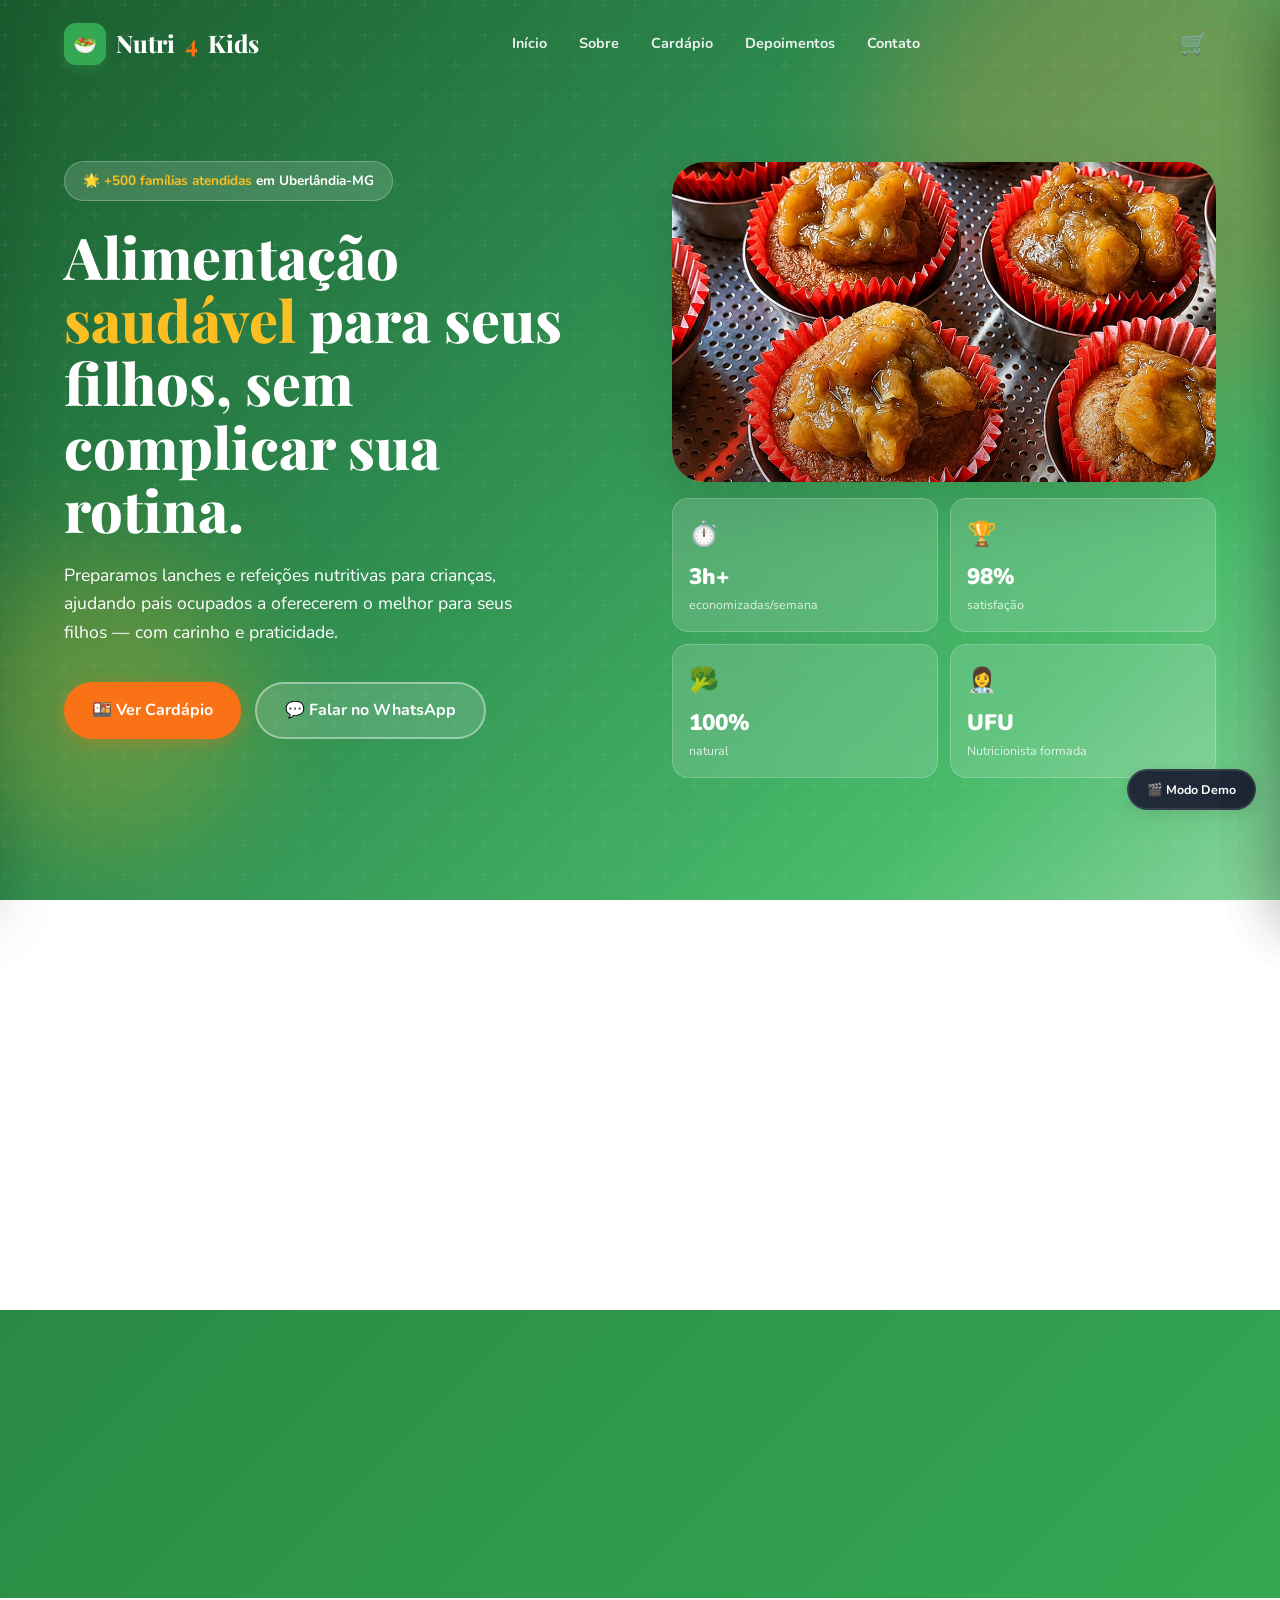
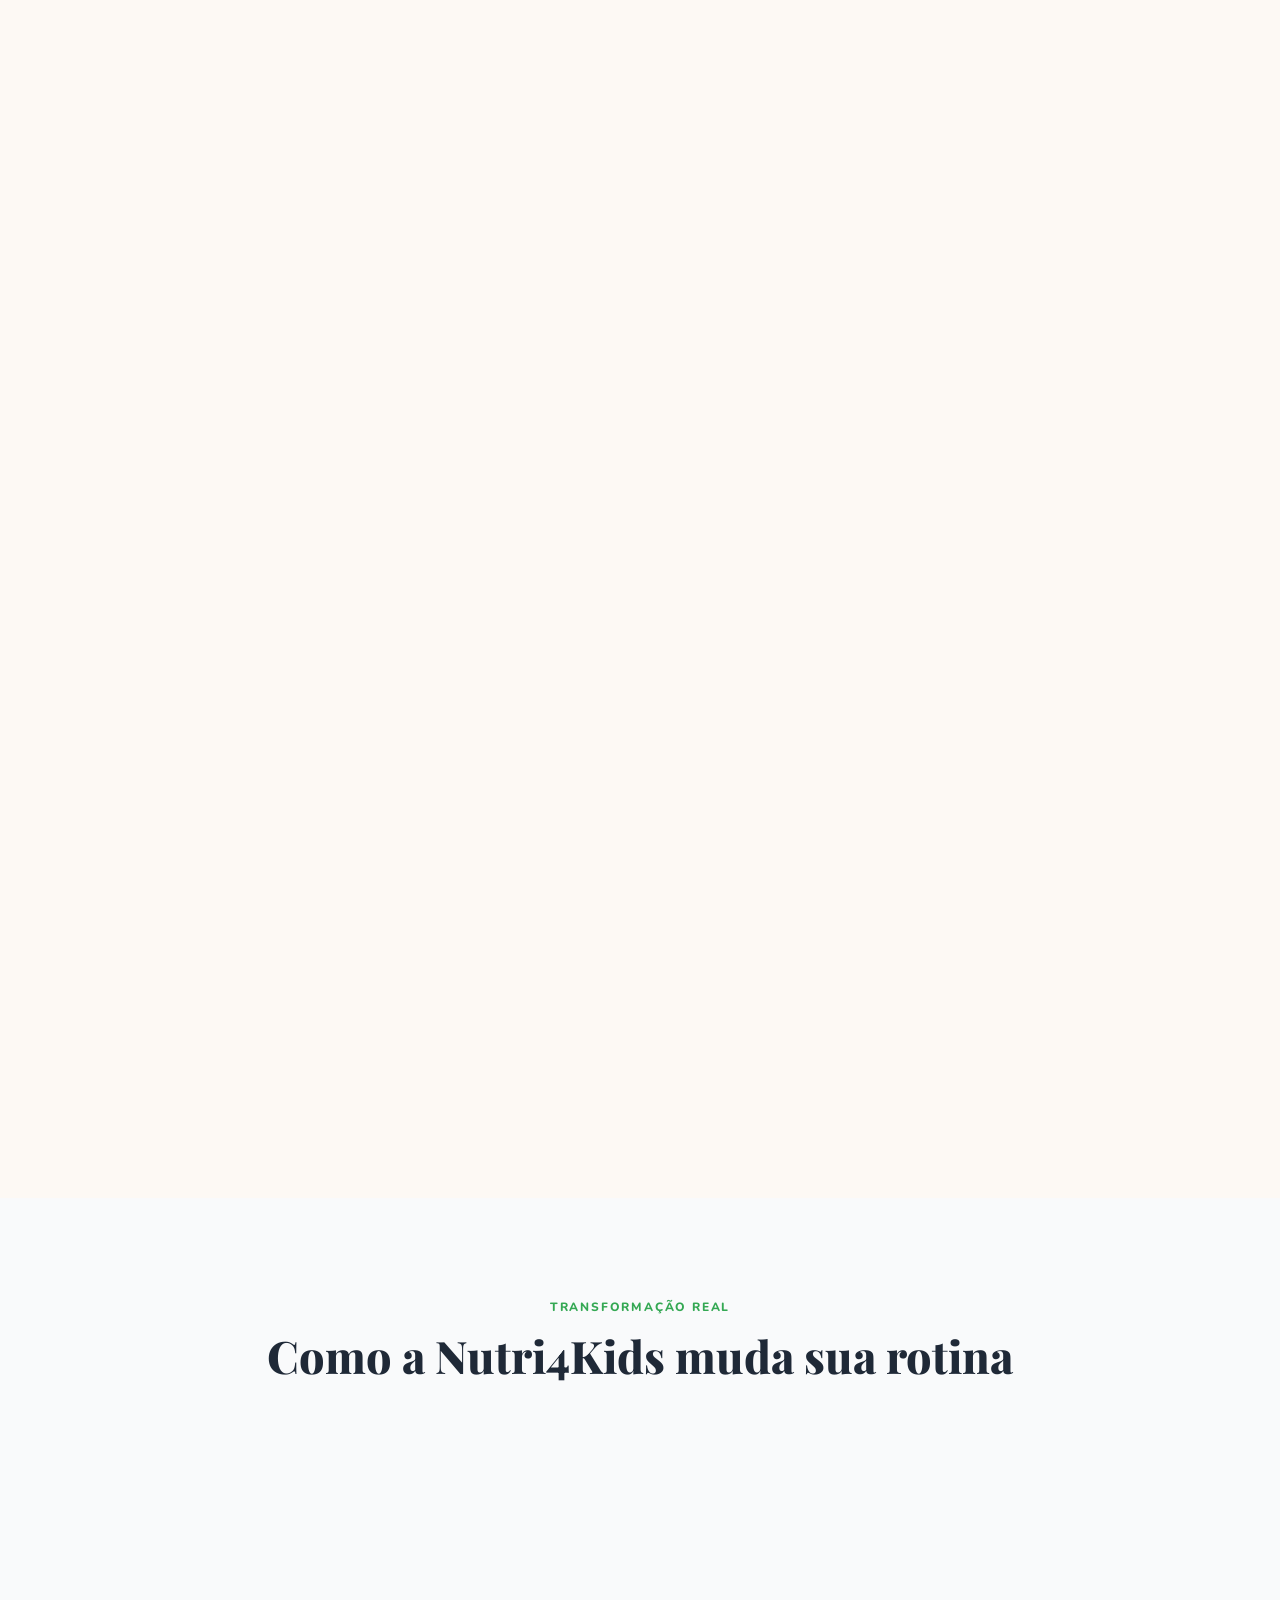
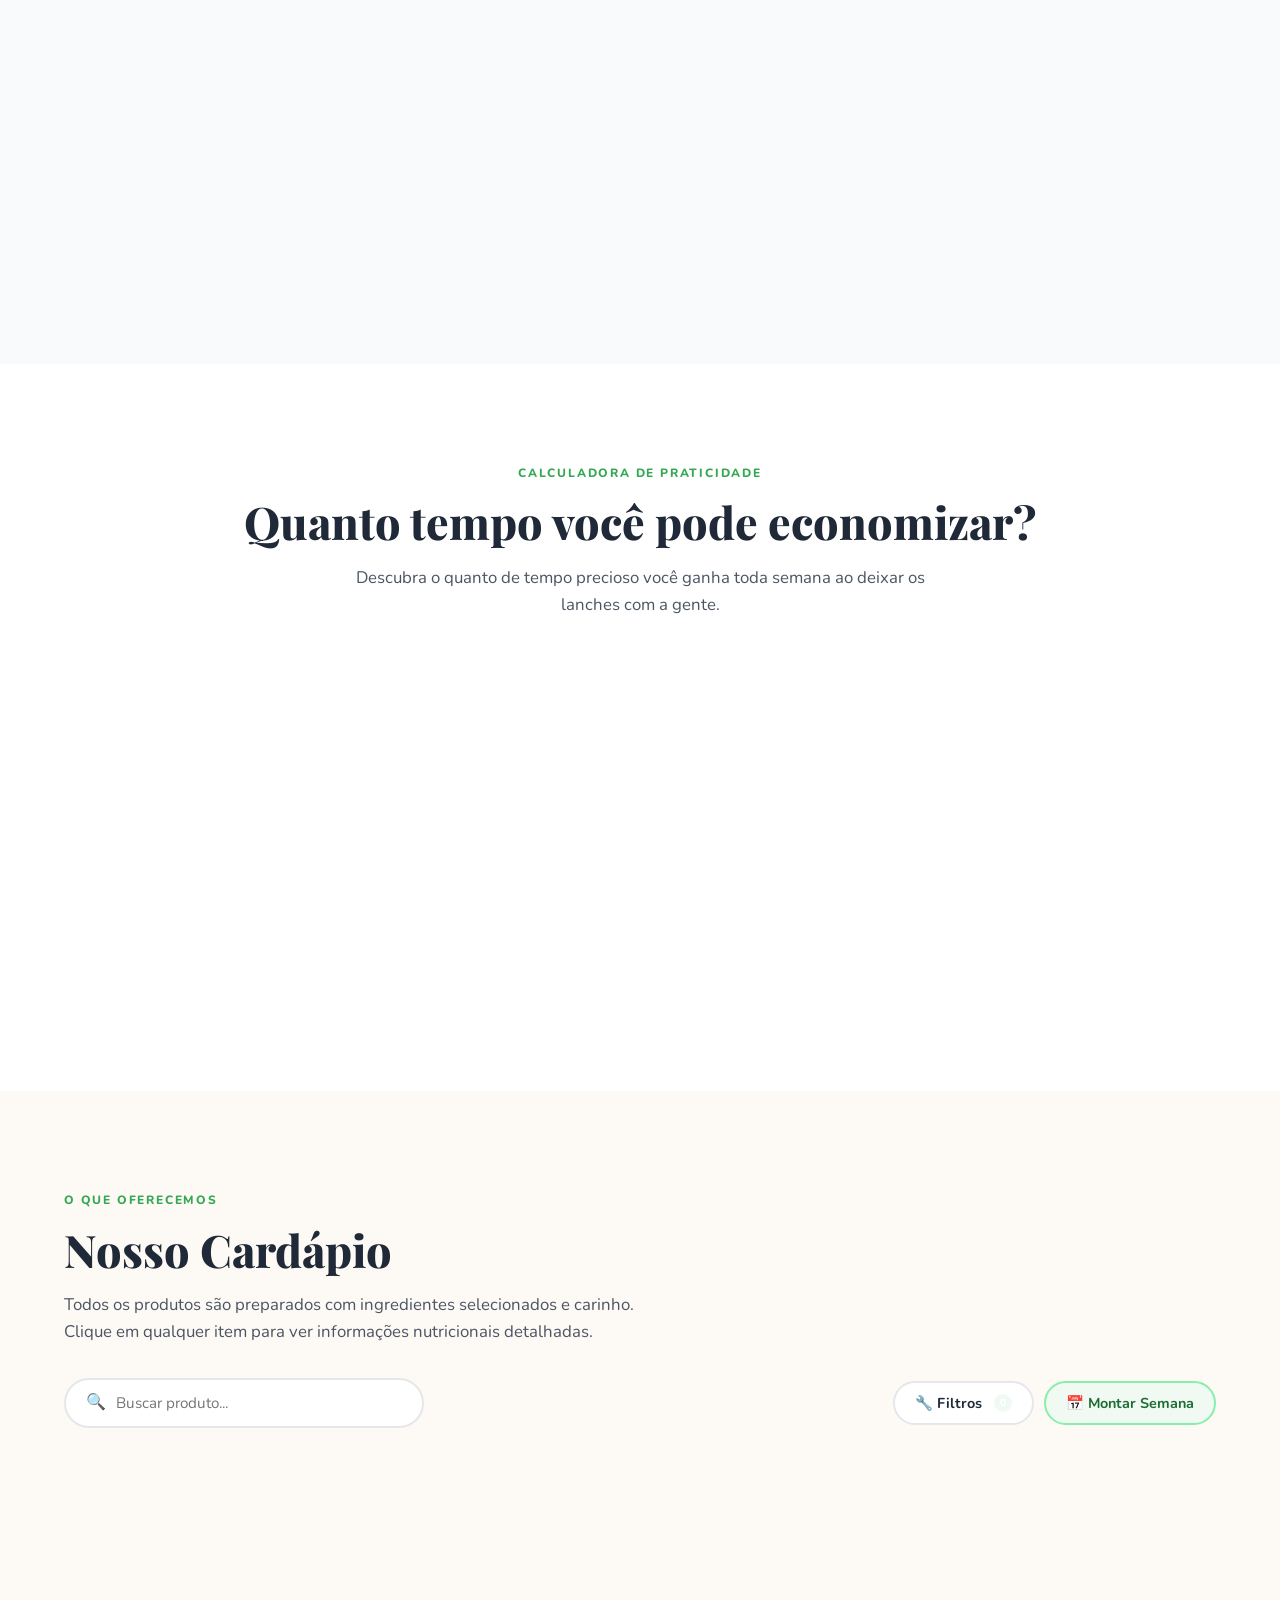
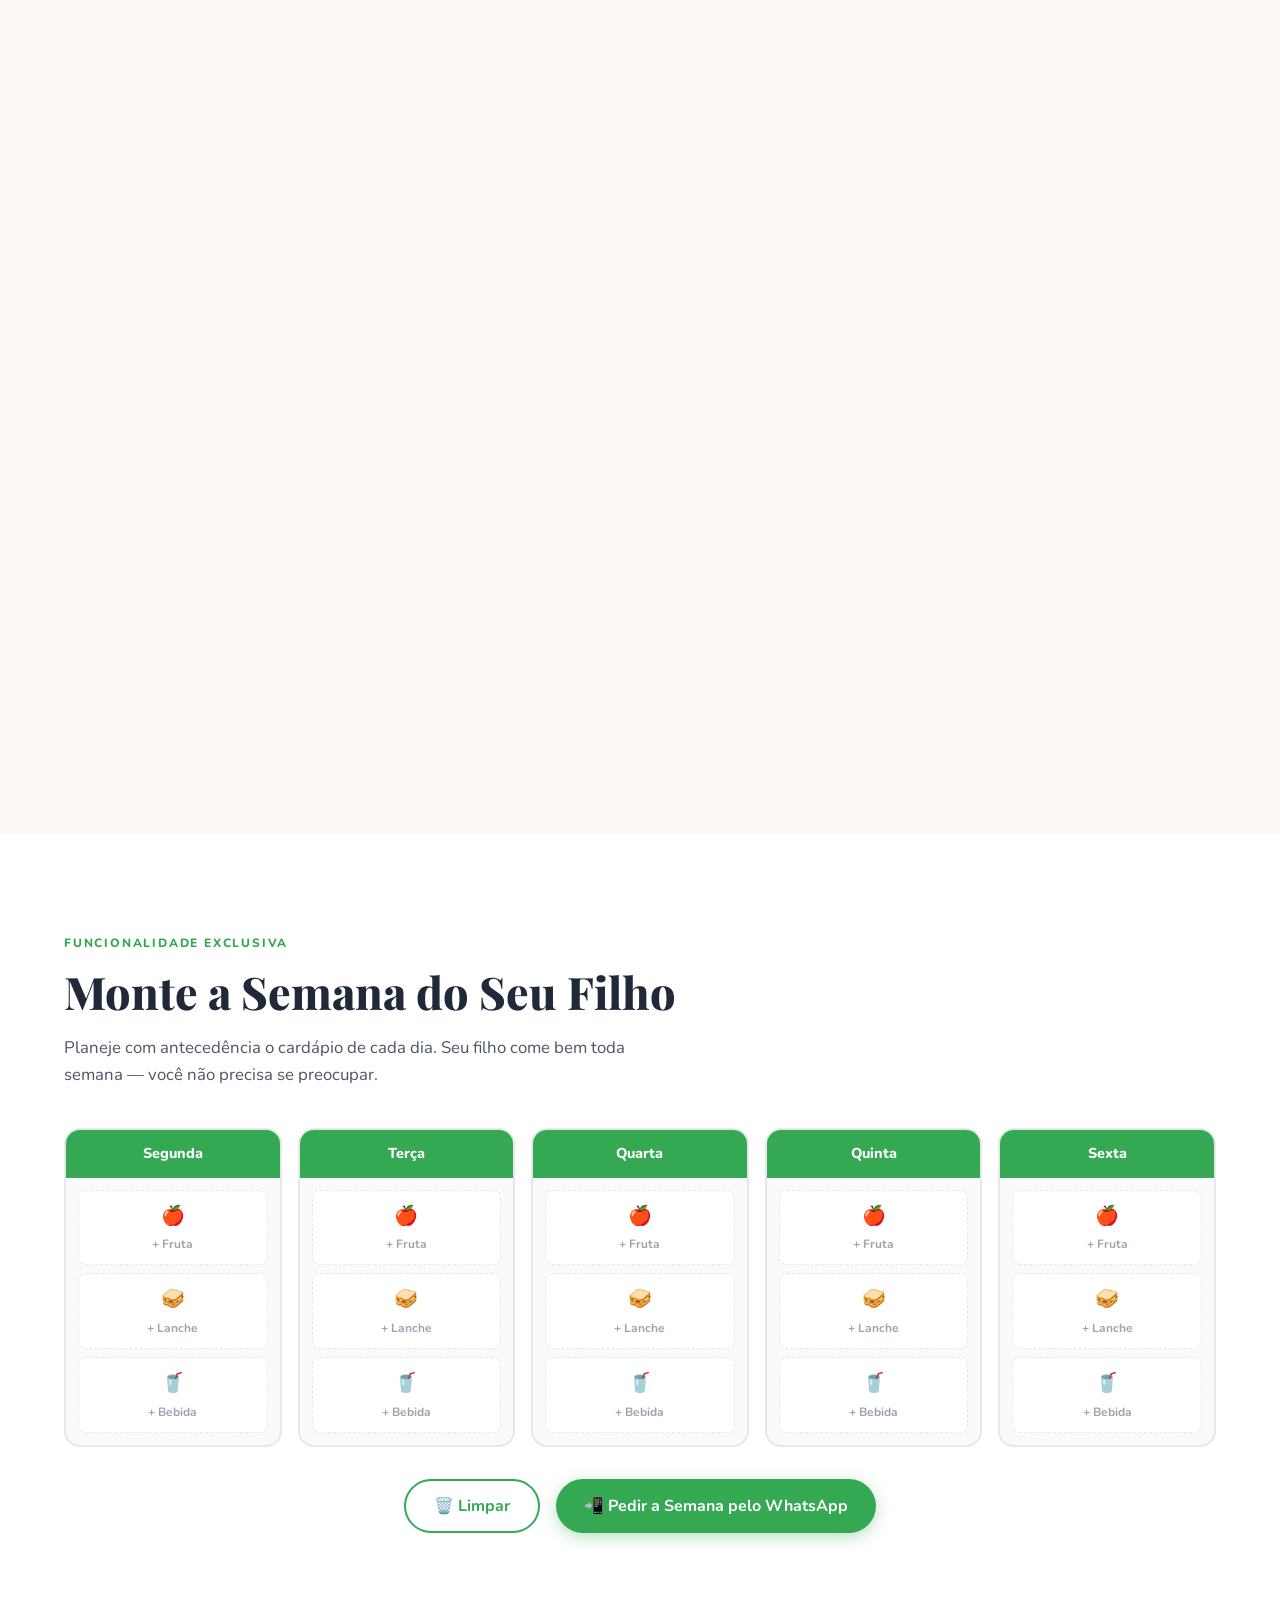
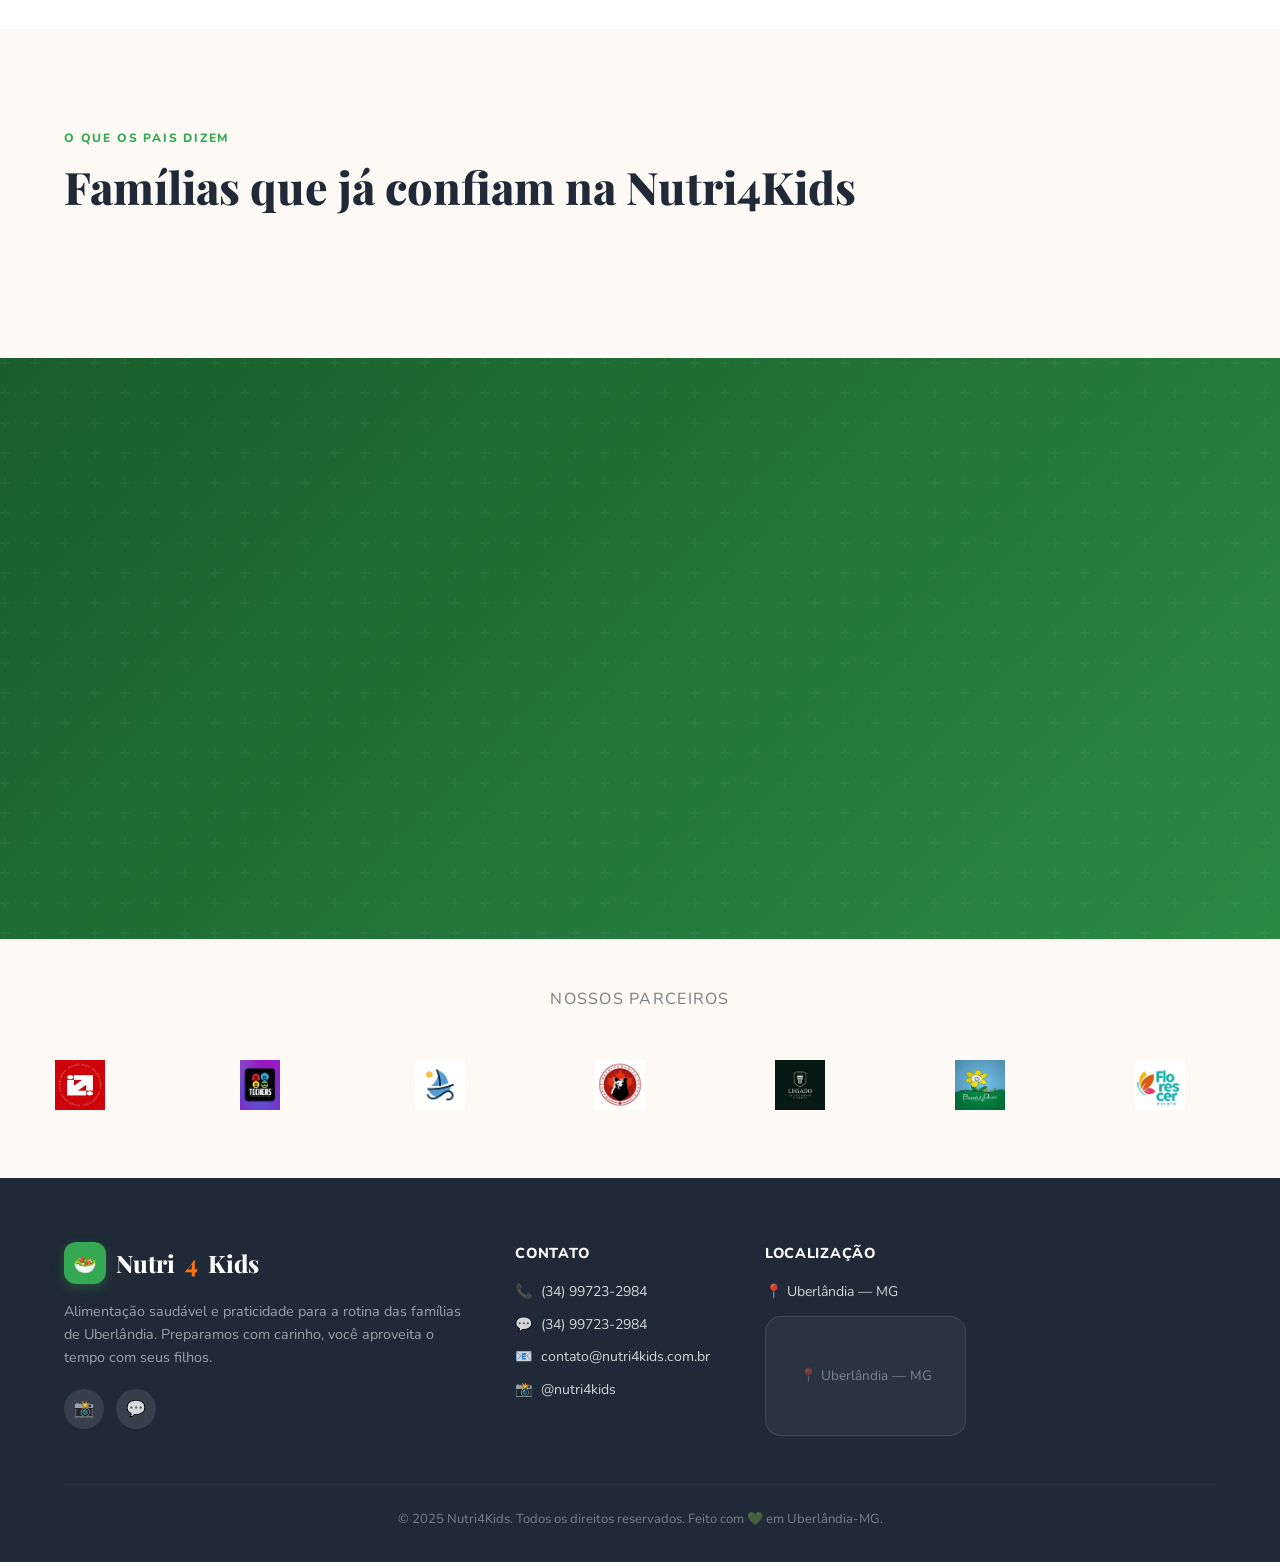
<file: nutri4kids.html>
<!DOCTYPE html>
<html lang="pt-BR">
<head>
<meta charset="UTF-8">
<meta name="viewport" content="width=device-width, initial-scale=1.0">
<title>Nutri4Kids — Alimentação saudável para seus filhos</title>
<link rel="stylesheet" href="style.css">
<link rel="preconnect" href="https://fonts.googleapis.com">
<link href="https://fonts.googleapis.com/css2?family=Nunito:ital,wght@0,400;0,600;0,700;0,800;0,900;1,400&family=Playfair+Display:wght@700;800&display=swap" rel="stylesheet">

<!-- AJUSTE RÁPIDO DE CSS PARA AS NOVAS IMAGENS -->
<style>
  /* Garante que a imagem no card do produto fique centralizada e preencha o espaço corretamente */
  .product-img img {
    max-width: 100%;
    max-height: 120px; /* Ajuste essa altura conforme necessário para o seu layout */
    object-fit: contain; /* Garante que a imagem não seja cortada ou distorcida */
    display: block;
  }
  
  /* Ajuste para imagem no detalhe nutricional */
  .nutri-header img {
    max-width: 100px;
    height: auto;
    margin-bottom: 15px;
  }

  /* Ajuste para imagem no carrinho e semana */
  .cart-item-img img, .slot-icon img, .slot-item-icon img {
    width: 100%;
    height: 100%;
    object-fit: cover;
    border-radius: 8px;
  }
</style>

</head>
<body>

<!-- ============================================================
     HEADER
     ============================================================ -->
<header id="header">
  <div class="container">
    <div class="header-inner">
      <a href="#" class="logo">
        <div class="logo-icon">🥗</div>
        Nutri<span>4</span>Kids
      </a>
      <nav>
        <a href="#inicio">Início</a>
        <a href="#sobre">Sobre</a>
        <a href="#cardapio">Cardápio</a>
        <a href="#depoimentos">Depoimentos</a>
        <a href="#contato">Contato</a>
      </nav>
      <div style="display:flex;align-items:center;gap:12px;">
        <button class="cart-btn" onclick="openDrawer('cart')" aria-label="Abrir carrinho">
          🛒
          <span class="cart-count" id="cart-count">0</span>
        </button>
        <div class="hamburger" onclick="toggleMobileMenu()" aria-label="Menu">
          <span></span><span></span><span></span>
        </div>
      </div>
    </div>
  </div>
</header>

<!-- ============================================================
     HERO
     ============================================================ -->
<section id="inicio" style="position:relative;">
  <div id="hero">
    <div class="hero-blobs">
      <div class="blob blob-1"></div>
      <div class="blob blob-2"></div>
    </div>
    <div class="container">
      <div class="hero-grid">
        <div class="hero-content">
          <div class="hero-pill">🌟 <span>+500 famílias atendidas</span> em Uberlândia-MG</div>
          <h1 class="hero-title">
            Alimentação <em>saudável</em> para seus filhos, sem complicar sua rotina.
          </h1>
          <p class="hero-sub">
            Preparamos lanches e refeições nutritivas para crianças, ajudando pais ocupados a oferecerem o melhor para seus filhos — com carinho e praticidade.
          </p>
          <div class="hero-btns">
            <button class="btn btn-secondary" onclick="document.getElementById('cardapio').scrollIntoView({behavior:'smooth'})">
              🍱 Ver Cardápio
            </button>
            <a href="https://wa.me/5534997232984" target="_blank" class="btn btn-ghost">
              💬 Falar no WhatsApp
            </a>
          </div>
          <div class="hero-trust">
            
          </div>
        </div>
        <div class="hero-visual">
          <div class="hero-img-main"><img src="img/bolinho.jpeg" alt="Imagem da Bolhacha Trackinas"></div>
          <div class="hero-cards">
            <div class="hero-card">
              <div class="hero-card-icon">⏱️</div>
              <div class="hero-card-val">3h+</div>
              <div class="hero-card-lbl">economizadas/semana</div>
            </div>
            <div class="hero-card">
              <div class="hero-card-icon">🏆</div>
              <div class="hero-card-val">98%</div>
              <div class="hero-card-lbl">satisfação</div>
            </div>
            <div class="hero-card">
              <div class="hero-card-icon">🥦</div>
              <div class="hero-card-val">100%</div>
              <div class="hero-card-lbl">natural</div>
            </div>
            <div class="hero-card">
              <div class="hero-card-icon">👩‍⚕️</div>
              <div class="hero-card-val">UFU</div>
              <div class="hero-card-lbl">Nutricionista formada</div>
            </div>
          </div>
        </div>
      </div>
    </div>
  </div>
</section>

<!-- ============================================================
     DIFERENCIAIS
     ============================================================ -->
<section id="diferenciais">
  <div class="container">
    <div class="features-grid">
      <div class="feature-card fade-in">
        <div class="feature-icon">💚</div>
        <div class="feature-title">Atendimento Humanizado</div>
        <div class="feature-desc">Cuidamos de cada pedido com atenção e carinho real.</div>
      </div>
      <div class="feature-card fade-in">
        <div class="feature-icon">👩‍⚕️</div>
        <div class="feature-title">Nutricionista Especializada</div>
        <div class="feature-desc">Formada na UFU, com experiência em nutrição infantil.</div>
      </div>
      
      <div class="feature-card fade-in">
        <div class="feature-icon">🌿</div>
        <div class="feature-title">Ingredientes Selecionados</div>
        <div class="feature-desc">Só o que é fresco e de qualidade chega à sua família.</div>
      </div>
      <div class="feature-card fade-in">
        <div class="feature-icon">🥦</div>
        <div class="feature-title">Alimentação Saudável</div>
        <div class="feature-desc">Refeições balanceadas para o crescimento das crianças.</div>
      </div>
      <div class="feature-card fade-in">
        <div class="feature-icon">⚡</div>
        <div class="feature-title">Agilidade no Atendimento</div>
        <div class="feature-desc">Resposta rápida pelo WhatsApp, sempre que precisar.</div>
      </div>
    </div>
  </div>
</section>

<!-- ============================================================
     NÚMEROS
     ============================================================ -->
<section id="numeros">
  <div class="container">
    <div class="numbers-grid">
      <div class="num-card fade-in">
        <div class="num-val"><span class="counter" data-target="500">0</span><span class="num-suffix">+</span></div>
        <div class="num-label">Famílias Atendidas</div>
      </div>
      <div class="num-card fade-in">
        <div class="num-val"><span class="counter" data-target="10000">0</span><span class="num-suffix">+</span></div>
        <div class="num-label">Lanches Preparados</div>
      </div>
      <div class="num-card fade-in">
        <div class="num-val"><span class="counter" data-target="98">0</span><span class="num-suffix">%</span></div>
        <div class="num-label">Clientes Satisfeitos</div>
      </div>
      <div class="num-card fade-in">
        <div class="num-val"><span class="counter" data-target="100">0</span><span class="num-suffix">%</span></div>
        <div class="num-label">Atendimento Humanizado</div>
      </div>
    </div>
  </div>
</section>

<!-- ============================================================
     SOBRE / TIMELINE
     ============================================================ -->
<section id="sobre" class="section">
  <div class="container">
    <div class="sobre-grid">
      <div class="founder-photo fade-in">
        <div class="founder-photo-img"><img src="img/founder.jpeg" alt=""></div>
        <div class="founder-tag">
          <div class="founder-tag-icon">🎓</div>
          <div>
            <div class="founder-tag-text">Nutricionista</div>
            <div class="founder-tag-sub">Graduada na UFU - 1ª Turma</div>
          </div>
        </div>
      </div>
      <div class="fade-in">
        <div class="section-label">A história por trás da Nutri4Kids</div>
        <h2 class="section-title">Luciana, uma nutricionista que entende o seu dia a dia</h2>
        <div class="timeline">
          <div class="tl-item">
            <div class="tl-left">
              <div class="tl-dot">🎓</div>
              <div class="tl-line"></div>
            </div>
            <div class="tl-content">
              <div class="tl-year">Formação</div>
              <div class="tl-title">Graduação em Nutrição na UFU</div>
              <div class="tl-desc">Faz parte da primeira turma do curso de Nutrição da Universidade Federal de Uberlândia, construindo uma base científica sólida em alimentação saudável.</div>
            </div>
          </div>
          <div class="tl-item">
            <div class="tl-left">
              <div class="tl-dot">🏙️</div>
              <div class="tl-line"></div>
            </div>
            <div class="tl-content">
              <div class="tl-year">Experiência</div>
              <div class="tl-title">Anos atuando em São Paulo</div>
              <div class="tl-desc">Acumulou vivência profissional em clínicas e empresas de nutrição na capital paulista, ampliando a visão sobre saúde alimentar e boas práticas nutricionais.</div>
            </div>
          </div>
          <div class="tl-item">
            <div class="tl-left">
              <div class="tl-dot">👩‍👧</div>
              <div class="tl-line"></div>
            </div>
            <div class="tl-content">
              <div class="tl-year">Descoberta</div>
              <div class="tl-title">A chegada da maternidade muda tudo</div>
              <div class="tl-desc">Ao se tornar mãe, vivenciou na pele o desafio de manter uma alimentação saudável para os filhos em meio à correria do dia a dia — mesmo sendo nutricionista.</div>
            </div>
          </div>
          <div class="tl-item">
            <div class="tl-left">
              <div class="tl-dot">💡</div>
              <div class="tl-line"></div>
            </div>
            <div class="tl-content">
              <div class="tl-year">Insight</div>
              <div class="tl-title">Identificou o problema de milhares de famílias</div>
              <div class="tl-desc">Percebeu que não era um problema isolado: pais e mães em todo lugar desejam o melhor para os filhos, mas a falta de tempo dificulta a preparação de refeições nutritivas.</div>
            </div>
          </div>
          <div class="tl-item">
            <div class="tl-left">
              <div class="tl-dot">🥗</div>
              <div class="tl-line"></div>
            </div>
            <div class="tl-content">
              <div class="tl-year">Hoje</div>
              <div class="tl-title">Nasce a Nutri4Kids</div>
              <div class="tl-desc">Mais do que uma empresa de alimentos, a Nutri4Kids é uma solução real para famílias que querem oferecer o melhor — com praticidade, confiança e carinho.</div>
            </div>
          </div>
        </div>
      </div>
    </div>
  </div>
</section>

<!-- ============================================================
     ANTES & DEPOIS
     ============================================================ -->
<section id="antes-depois" class="section">
  <div class="container">
    <div style="text-align:center;">
      <div class="section-label">Transformação real</div>
      <h2 class="section-title">Como a Nutri4Kids muda sua rotina</h2>
    </div>
    <div class="ad-grid">
      <div class="ad-card ad-before fade-in">
        <div class="ad-header">
          <div class="ad-emoji">😓</div>
          <div class="ad-title">Antes</div>
        </div>
        <ul class="ad-list">
          <li><span class="ad-icon">⏰</span> Falta de tempo para preparar</li>
          <li><span class="ad-icon">😤</span> Correria e estresse diários</li>
          <li><span class="ad-icon">🍟</span> Opções industrializadas e processadas</li>
          <li><span class="ad-icon">😟</span> Culpa por não conseguir equilibrar</li>
          <li><span class="ad-icon">💸</span> Desperdício de ingredientes</li>
        </ul>
      </div>
      <div class="ad-card ad-after fade-in">
        <div class="ad-header">
          <div class="ad-emoji">😊</div>
          <div class="ad-title">Depois</div>
        </div>
        <ul class="ad-list">
          <li><span class="ad-icon">✅</span> Mais praticidade e tranquilidade</li>
          <li><span class="ad-icon">🥦</span> Alimentação equilibrada garantida</li>
          <li><span class="ad-icon">❤️</span> Mais tempo de qualidade em família</li>
          <li><span class="ad-icon">😄</span> Crianças felizes e bem alimentadas</li>
          <li><span class="ad-icon">💚</span> Consciência de pais responsáveis</li>
        </ul>
      </div>
    </div>
  </div>
</section>

<!-- ============================================================
     SIMULADOR DE TEMPO
     ============================================================ -->
<section id="simulador" class="section">
  <div class="container">
    <div style="text-align:center;">
      <div class="section-label">Calculadora de praticidade</div>
      <h2 class="section-title">Quanto tempo você pode economizar?</h2>
      <p class="section-sub" style="margin:0 auto;">Descubra o quanto de tempo precioso você ganha toda semana ao deixar os lanches com a gente.</p>
    </div>
    <div class="simulador-box fade-in">
      <p style="font-size:.95rem;font-weight:700;color:var(--gray-700);margin-bottom:4px;">Quantos filhos você tem?</p>
      <p style="font-size:.85rem;color:var(--gray-400);margin-bottom:20px;">Selecione para calcular sua estimativa de economia</p>
      <div class="sim-options">
        <div class="sim-option" onclick="calcTime(1)" data-v="1">
          <div class="icon">👧</div>
          <div class="label">1 filho</div>
        </div>
        <div class="sim-option" onclick="calcTime(2)" data-v="2">
          <div class="icon">👧👦</div>
          <div class="label">2 filhos</div>
        </div>
        <div class="sim-option" onclick="calcTime(3)" data-v="3">
          <div class="icon">👧👦👶</div>
          <div class="label">3 ou mais</div>
        </div>
      </div>
      <div class="sim-result" id="sim-result">
        <div style="font-size:.9rem;opacity:.85;">Você pode economizar aproximadamente</div>
        <div class="sim-result-time" id="sim-time">0h 0min</div>
        <div class="sim-result-text">por semana na preparação de lanches e refeições para seus filhos</div>
        <div class="sim-extras" id="sim-extras"></div>
      </div>
    </div>
  </div>
</section>

<!-- ============================================================
     CARDÁPIO
     ============================================================ -->
<section id="cardapio" class="section">
  <div class="container">
    <div class="section-label">O que oferecemos</div>
    <h2 class="section-title">Nosso Cardápio</h2>
    <p class="section-sub">Todos os produtos são preparados com ingredientes selecionados e carinho. Clique em qualquer item para ver informações nutricionais detalhadas.</p>

    <div class="cardapio-controls" style="margin-top:32px;">
      <div class="search-box">
        <span>🔍</span>
        <input type="text" id="search-input" placeholder="Buscar produto..." oninput="filterProducts()" aria-label="Buscar produto">
      </div>
      <div style="display:flex;gap:10px;">
        <button class="filter-btn" onclick="openDrawer('filters')">
          🔧 Filtros <span id="filter-count-badge" style="display:none;background:var(--green-50);color:#fff;border-radius:50%;width:18px;height:18px;font-size:.65rem;font-weight:800;display:inline-flex;align-items:center;justify-content:center;margin-left:4px;" id="fc-badge">0</span>
        </button>
        <button class="filter-btn" onclick="openDrawer('weekly')" style="background:var(--green-50);border-color:var(--green-300,#86efac);color:var(--green-700);">
          📅 Montar Semana
        </button>
      </div>
    </div>

    <div class="products-grid" id="products-grid">
      <!-- Populated by JS -->
    </div>
  </div>
</section>

<!-- ============================================================
     MONTADOR SEMANAL
     ============================================================ -->
<section id="semana" class="section">
  <div class="container">
    <div class="section-label">Funcionalidade exclusiva</div>
    <h2 class="section-title">Monte a Semana do Seu Filho</h2>
    <p class="section-sub">Planeje com antecedência o cardápio de cada dia. Seu filho come bem toda semana — você não precisa se preocupar.</p>

    <div class="week-grid" id="week-grid">
      <!-- Populated by JS -->
    </div>

    <div class="week-cta">
      <button class="btn btn-outline" onclick="clearWeekPlan()">🗑️ Limpar</button>
      <button class="btn btn-primary" onclick="sendWeekToWhatsApp()">📲 Pedir a Semana pelo WhatsApp</button>
    </div>

    <div class="week-summary" id="week-summary">
      <h3 style="font-size:1rem;font-weight:800;margin-bottom:16px;">📋 Resumo da semana</h3>
      <div id="week-summary-content"></div>
    </div>
  </div>
</section>

<!-- ============================================================
     DEPOIMENTOS
     ============================================================ -->
<section id="depoimentos" class="section">
  <div class="container">
    <div class="section-label">O que os pais dizem</div>
    <h2 class="section-title">Famílias que já confiam na Nutri4Kids</h2>

    <div class="testimonials-wrapper">
      <div class="testimonials-track" id="testimonials-track">
        <!-- Populated by JS -->
      </div>
    </div>

  </div>
</section>

<!-- ============================================================
     CTA FINAL
     ============================================================ -->
<section id="cta-final">
  <div class="container">
    <div class="cta-final-content fade-in">
      <div class="cta-final-emoji">🥰</div>
      <h2 class="cta-final-title">Facilite sua rotina e cuide da alimentação do seu filho.</h2>
      <p class="cta-final-sub">Peça agora pelo WhatsApp e receba lanches nutritivos preparados com carinho.</p>
      <div class="cta-btns">
        <a href="https://wa.me/5534997232984" target="_blank" class="btn btn-wa">
          💬 Pedir pelo WhatsApp
        </a>
        <button class="btn btn-ghost" onclick="document.getElementById('cardapio').scrollIntoView({behavior:'smooth'})">
          🍱 Ver Cardápio
        </button>
      </div>
    </div>
  </div>
</section>

<!-- ============================================================
     FOOTER
     ============================================================ -->


<!-- SEÇÃO PARCEIROS — cole ANTES do <footer> -->
<section class="partners-section">
  <p class="partners-title">Nossos parceiros</p>
  <div class="carousel-track-wrap">
    <div class="carousel-track" id="partners-track"></div>
  </div>
</section>


<footer id="footer">
  <div class="container">
    <div class="footer-grid">
      <div class="footer-brand">
        <div class="logo" style="color:#fff;">
          <div class="logo-icon">🥗</div>
          Nutri<span style="color:var(--orange-500);">4</span>Kids
        </div>
        <p>Alimentação saudável e praticidade para a rotina das famílias de Uberlândia. Preparamos com carinho, você aproveita o tempo com seus filhos.</p>
        <div class="footer-social">
          <a href="https://instagram.com/nutri4kidslancheiras" target="_blank" title="Instagram">📸</a>
          <a href="https://wa.me/5534997232984" target="_blank" title="WhatsApp">💬</a>
        </div>
      </div>
      <div class="footer-col" id="contato">
        <h4>Contato</h4>
        <ul>
          <li class="contact-item"><span>📞</span> (34) 99723-2984</li>
          <li class="contact-item"><span>💬</span> <a href="https://wa.me/5534997232984" target="_blank">(34) 99723-2984</a></li>
          <li class="contact-item"><span>📧</span> <a href="mailto:contato@nutri4kids.com.br">contato@nutri4kids.com.br</a></li>
          <li class="contact-item"><span>📸</span> <a href="https://instagram.com/nutri4kidslancheiras" target="_blank">@nutri4kids</a></li>
        </ul>
      </div>
      <div class="footer-col">
        <h4>Localização</h4>
        <p style="font-size:.88rem;margin-bottom:12px;">📍 Uberlândia — MG</p>
        <div class="footer-map">📍 Uberlândia — MG</div>
      </div>
    </div>
    <div class="footer-bottom">
      © 2025 Nutri4Kids. Todos os direitos reservados. Feito com 💚 em Uberlândia-MG.
    </div>
  </div>
</footer>

<!-- ============================================================
     DRAWERS
     ============================================================ -->
<div class="drawer-overlay" id="overlay" onclick="closeAllDrawers()"></div>

<!-- CART DRAWER -->
<div class="drawer drawer-right" id="drawer-cart">
  <div class="drawer-header">
    <div class="drawer-title">🛒 Meu Carrinho</div>
    <button class="drawer-close" onclick="closeAllDrawers()">✕</button>
  </div>
  <div class="drawer-body" id="cart-body"></div>
  <div class="drawer-footer" id="cart-footer" style="display:none;">
  <div class="cart-total-row"><span>Subtotal</span><span id="cart-subtotal">R$ 0,00</span></div>
  <div class="cart-total-row"><span>Taxa de entrega</span><span>A combinar</span></div>
  <div class="cart-total-row big"><span>Total</span><span id="cart-total">R$ 0,00</span></div>

  <!-- Campos de identificação -->
  <div class="customer-fields">
    <div class="customer-field">
      <label for="customer-name">👤 Seu nome</label>
      <input type="text" id="customer-name" placeholder="Ex: João Silva" />
    </div>
    <div class="customer-field">
      <label for="customer-address">📍 Seu endereço</label>
      <input type="text" id="customer-address" placeholder="Ex: Rua das Flores, 123 - Bairro" />
    </div>
  </div>

  <button class="btn btn-wa btn-wa-full" onclick="checkoutWhatsApp()">💬 Finalizar pelo WhatsApp</button>
</div>
</div>

<!-- FILTERS DRAWER -->
<div class="drawer drawer-left" id="drawer-filters">
  <div class="drawer-header">
    <div class="drawer-title">🔧 Filtros</div>
    <button class="drawer-close" onclick="closeAllDrawers()">✕</button>
  </div>
  <div class="drawer-body">
    <div class="filter-group">
      <div class="filter-group-title">Restrições Alimentares</div>
      <span class="filter-tag" data-filter="semAcucar" onclick="toggleFilter(this)">🚫 Sem açúcar</span>
      <span class="filter-tag" data-filter="semLactose" onclick="toggleFilter(this)">🥛 Sem lactose</span>
      <span class="filter-tag" data-filter="semGluten" onclick="toggleFilter(this)">🌾 Sem glúten</span>
      <span class="filter-tag" data-filter="tracosGluten" onclick="toggleFilter(this)">⚠️ Com traços de glúten</span>
      <span class="filter-tag" data-filter="vegetariano" onclick="toggleFilter(this)">🌿 Vegetariano</span>
    </div>
    <div class="filter-group">
      <div class="filter-group-title">Categorias</div>
      <span class="filter-tag" data-filter="maisVendidos" onclick="toggleFilter(this)">🔥 Mais vendidos</span>
      <span class="filter-tag" data-filter="lanches" onclick="toggleFilter(this)">🥪 Lanches</span>
      <span class="filter-tag" data-filter="frutas" onclick="toggleFilter(this)">🍎 Frutas</span>
      <span class="filter-tag" data-filter="sucos" onclick="toggleFilter(this)">🥤 Sucos</span>
    </div>
    <div style="margin-top:24px;display:flex;gap:12px;">
      <button class="btn btn-outline" style="flex:1;justify-content:center;" onclick="clearFilters()">Limpar tudo</button>
      <button class="btn btn-primary" style="flex:1;justify-content:center;" onclick="closeAllDrawers()">Aplicar</button>
    </div>
  </div>
</div>

<!-- NUTRIÇÃO DRAWER -->
<div class="drawer drawer-right" id="drawer-nutri">
  <div class="drawer-header">
    <div class="drawer-title">🥗 Perfil Nutricional</div>
    <button class="drawer-close" onclick="closeAllDrawers()">✕</button>
  </div>
  <div class="drawer-body" id="nutri-body"></div>
</div>

<!-- SEMANA DRAWER -->
<div class="drawer drawer-right" id="drawer-weekly">
  <div class="drawer-header">
    <div class="drawer-title" id="week-drawer-title">📅 Escolha um item</div>
    <button class="drawer-close" onclick="closeAllDrawers()">✕</button>
  </div>
  <div class="drawer-body" id="weekly-body"></div>
</div>

<!-- TOAST DE RECOMENDAÇÃO -->
<div class="recommendation-toast" id="rec-toast">
  <div class="rec-icon" id="rec-icon">💡</div>
  <div class="rec-text">
    <h4 id="rec-title">Sugestão</h4>
    <p id="rec-msg">Combina muito bem com...</p>
  </div>
  <button class="rec-close" onclick="document.getElementById('rec-toast').classList.remove('show')">✕</button>
</div>

<!-- MODO DEMO -->
<button class="demo-btn" onclick="runDemo()">🎬 Modo Demo</button>

<!-- MOBILE NAV -->
<div class="mobile-nav">
  <div class="mobile-nav-inner">
    <div class="mobile-nav-item" onclick="scrollTo('inicio')"><div class="icon">🏠</div>Início</div>
    <div class="mobile-nav-item" onclick="scrollTo('sobre')"><div class="icon">👩‍⚕️</div>Sobre</div>
    <div class="mobile-nav-item" onclick="scrollTo('cardapio')"><div class="icon">🍱</div>Cardápio</div>
    <div class="mobile-nav-item" onclick="openDrawer('cart')"><div class="icon">🛒</div>Carrinho</div>
    <div class="mobile-nav-item" onclick="scrollTo('contato')"><div class="icon">📞</div>Contato</div>
  </div>
</div>

<script src="script.js"></script>
<script>
  (function() {
  const partners = [
    { name: 'Nacional',            src: 'img/nacional.png' },
    { name: 'Techers',             src: 'img/techers.png' },
    { name: 'Navegantes',          src: 'img/navegantes.png' },
    { name: 'Maple Bear',          src: 'img/maple-bear.png' },
    { name: 'Legado',              src: 'img/legado.png' },
    { name: 'Bem me Quer',         src: 'img/bem-me-quer.png' },
    { name: 'Florescer',           src: 'img/florescer.png' },
    { name: 'Logosófico',          src: 'img/logosofico.png' },
    { name: 'Espaço Letrado',      src: 'img/espaco-letrado.png' },
    { name: 'Inst. Fernando Mota', src: 'img/fernando-mota.png' },
    { name: 'Sankhya',             src: 'img/sankhya.png' },
    { name: 'COT',                 src: 'img/cot.png' },
    { name: 'Aciub',               src: 'img/aciub.png' },
    { name: 'Maqnelson',           src: 'img/maqnelson.png' },
  ];

  const track = document.getElementById('partners-track');
  if (!track) return;

  [...partners, ...partners].forEach(p => {
    const card = document.createElement('div');
    card.className = 'partner-card';

    const img = document.createElement('img');
    img.src = p.src;
    img.alt = p.name;
    img.width = 120;
    img.height = 50;

    card.appendChild(img);
    track.appendChild(card);
  });
})();
</script>
<link rel="stylesheet" href="style.css">
</body>
</html>
</file>
<file: style.css>
/* ============================================================
   DESIGN TOKENS
   ============================================================ */
:root {
  --green-50:  #f0faf2;
  --green-100: #d6f1dc;
  --green-400: #48bb6a;
  --green-500: #34a853;
  --green-600: #2a8a44;
  --green-700: #1e6b33;
  --orange-400: #ff8c42;
  --orange-500: #f97316;
  --orange-600: #ea6c10;
  --yellow-100: #fff8e1;
  --yellow-400: #fbbf24;
  --cream:      #fdf9f4;
  --white:      #ffffff;
  --gray-50:    #f9fafb;
  --gray-100:   #f3f4f6;
  --gray-200:   #e5e7eb;
  --gray-400:   #9ca3af;
  --gray-600:   #4b5563;
  --gray-800:   #1f2937;
  --shadow-sm:  0 1px 3px rgba(0,0,0,.08), 0 1px 2px rgba(0,0,0,.06);
  --shadow-md:  0 4px 16px rgba(0,0,0,.10);
  --shadow-lg:  0 8px 32px rgba(0,0,0,.12);
  --shadow-xl:  0 20px 60px rgba(0,0,0,.14);
  --radius-sm:  8px;
  --radius-md:  16px;
  --radius-lg:  24px;
  --radius-xl:  32px;
  --font-display: 'Playfair Display', Georgia, serif;
  --font-body:    'Nunito', sans-serif;
  --transition:   0.28s cubic-bezier(.4,0,.2,1);
}

/* ============================================================
   RESET & BASE
   ============================================================ */
*, *::before, *::after { box-sizing: border-box; margin: 0; padding: 0; }
html { scroll-behavior: smooth; font-size: 16px; }
body {
  font-family: var(--font-body);
  background: var(--cream);
  color: var(--gray-800);
  line-height: 1.6;
  overflow-x: hidden;
}
img { max-width: 100%; display: block; }
a { text-decoration: none; color: inherit; }
button { font-family: var(--font-body); cursor: pointer; border: none; outline: none; }
ul { list-style: none; }

/* ============================================================
   UTILITIES
   ============================================================ */
.container { max-width: 1200px; margin: 0 auto; padding: 0 24px; }
.section { padding: 96px 0; }
.section-label {
  display: inline-block;
  font-size: .75rem;
  font-weight: 800;
  letter-spacing: .15em;
  text-transform: uppercase;
  color: var(--green-500);
  margin-bottom: 12px;
}
.section-title {
  font-family: var(--font-display);
  font-size: clamp(1.8rem, 4vw, 2.8rem);
  font-weight: 800;
  color: var(--gray-800);
  line-height: 1.2;
  margin-bottom: 16px;
}
.section-sub {
  font-size: 1.05rem;
  color: var(--gray-600);
  max-width: 600px;
}
.btn {
  display: inline-flex;
  align-items: center;
  gap: 8px;
  padding: 14px 28px;
  border-radius: 50px;
  font-size: 1rem;
  font-weight: 700;
  transition: all var(--transition);
  cursor: pointer;
}
.btn-primary {
  background: var(--green-500);
  color: #fff;
  box-shadow: 0 4px 16px rgba(52,168,83,.35);
}
.btn-primary:hover { background: var(--green-600); transform: translateY(-2px); box-shadow: 0 8px 24px rgba(52,168,83,.4); }
.btn-secondary {
  background: var(--orange-500);
  color: #fff;
  box-shadow: 0 4px 16px rgba(249,115,22,.35);
}
.btn-secondary:hover { background: var(--orange-600); transform: translateY(-2px); box-shadow: 0 8px 24px rgba(249,115,22,.4); }
.btn-outline {
  background: transparent;
  color: var(--green-500);
  border: 2px solid var(--green-500);
}
.btn-outline:hover { background: var(--green-50); transform: translateY(-2px); }
.btn-ghost {
  background: rgba(255,255,255,.15);
  color: #fff;
  border: 2px solid rgba(255,255,255,.4);
  backdrop-filter: blur(8px);
}
.btn-ghost:hover { background: rgba(255,255,255,.25); transform: translateY(-2px); }
.badge {
  display: inline-flex;
  align-items: center;
  gap: 4px;
  padding: 4px 10px;
  border-radius: 50px;
  font-size: .7rem;
  font-weight: 800;
  text-transform: uppercase;
  letter-spacing: .05em;
}
.badge-hot { background: var(--orange-500); color: #fff; }
.badge-fav { background: var(--yellow-400); color: #fff; }
.fade-in { opacity: 0; transform: translateY(28px); transition: opacity .6s ease, transform .6s ease; }
.fade-in.visible { opacity: 1; transform: translateY(0); }

/* ============================================================
   HEADER
   ============================================================ */
#header {
  position: fixed;
  top: 0; left: 0; right: 0;
  z-index: 1000;
  transition: all var(--transition);
  padding: 20px 0;
}
#header.scrolled {
  background: rgba(255,255,255,.95);
  backdrop-filter: blur(12px);
  box-shadow: var(--shadow-md);
  padding: 12px 0;
}
.header-inner {
  display: flex;
  align-items: center;
  justify-content: space-between;
}
.logo {
  display: flex;
  align-items: center;
  gap: 10px;
  font-family: var(--font-display);
  font-size: 1.5rem;
  font-weight: 800;
  color: var(--white);
  transition: color var(--transition);
}
#header.scrolled .logo { color: var(--green-600); }
.logo-icon {
  width: 42px; height: 42px;
  background: var(--green-500);
  border-radius: 12px;
  display: flex; align-items: center; justify-content: center;
  font-size: 1.2rem;
  box-shadow: 0 4px 12px rgba(52,168,83,.3);
}
.logo span { color: var(--orange-500); }
nav { display: flex; align-items: center; gap: 32px; }
nav a {
  font-size: .9rem;
  font-weight: 700;
  color: rgba(255,255,255,.9);
  transition: color var(--transition);
  position: relative;
}
#header.scrolled nav a { color: var(--gray-600); }
nav a::after {
  content: '';
  position: absolute;
  bottom: -3px; left: 0; right: 0;
  height: 2px;
  background: var(--green-500);
  border-radius: 2px;
  transform: scaleX(0);
  transition: transform var(--transition);
}
nav a:hover::after { transform: scaleX(1); }
nav a:hover { color: var(--green-500); }
#header.scrolled nav a:hover { color: var(--green-500); }
.cart-btn {
  position: relative;
  background: none;
  color: rgba(255,255,255,.9);
  font-size: 1.4rem;
  padding: 8px;
  border-radius: 50%;
  transition: all var(--transition);
}
#header.scrolled .cart-btn { color: var(--gray-700); }
.cart-btn:hover { background: rgba(255,255,255,.15); transform: scale(1.1); }
#header.scrolled .cart-btn:hover { background: var(--green-50); }
.cart-count {
  position: absolute;
  top: 0; right: 0;
  width: 18px; height: 18px;
  background: var(--orange-500);
  color: #fff;
  font-size: .65rem;
  font-weight: 800;
  border-radius: 50%;
  display: flex; align-items: center; justify-content: center;
  transform: scale(0);
  transition: transform var(--transition);
}
.cart-count.show { transform: scale(1); }
.hamburger {
  display: none;
  flex-direction: column;
  gap: 5px;
  cursor: pointer;
  padding: 8px;
}
.hamburger span {
  display: block;
  width: 24px; height: 2px;
  background: var(--white);
  border-radius: 2px;
  transition: all var(--transition);
}
#header.scrolled .hamburger span { background: var(--gray-700); }

/* ============================================================
   HERO
   ============================================================ */



.hero-img-main { padding: 0; }

.carousel {
  position: relative;
  width: 100%;
  height: 100%;
  overflow: hidden;
  border-radius: var(--radius-xl);
}
.carousel-track {
  display: flex;
  height: 100%;
  transition: transform 0.5s ease;
}
.carousel-slide {
  min-width: 100%;
  height: 100%;
}
.carousel-slide img {
  width: 100%;
  height: 100%;
  object-fit: cover;
  display: block;
}
.carousel-btn {
  position: absolute;
  top: 50%;
  transform: translateY(-50%);
  background: rgba(255,255,255,0.25);
  backdrop-filter: blur(6px);
  border: none;
  color: #fff;
  font-size: 2rem;
  width: 40px;
  height: 40px;
  border-radius: 50%;
  cursor: pointer;
  display: flex;
  align-items: center;
  justify-content: center;
  z-index: 10;
  transition: background 0.2s;
}
.carousel-btn:hover { background: rgba(255,255,255,0.45); }
.carousel-btn-prev { left: 10px; }
.carousel-btn-next { right: 10px; }
.carousel-dots {
  position: absolute;
  bottom: 12px;
  left: 50%;
  transform: translateX(-50%);
  display: flex;
  gap: 8px;
  z-index: 10;
}
.carousel-dot {
  width: 8px;
  height: 8px;
  border-radius: 50%;
  background: rgba(255,255,255,0.5);
  cursor: pointer;
  transition: background 0.2s;
}
.carousel-dot.active { background: #fff; }



#hero {
  min-height: 100vh;
  background: linear-gradient(135deg, #1a5c2e 0%, #2d8a4e 40%, #48bb6a 80%, #88d49c 100%);
  display: flex;
  align-items: center;
  position: relative;
  overflow: hidden;
  padding: 120px 0 80px;
}
#hero::before {
  content: '';
  position: absolute;
  inset: 0;
  background: url("data:image/svg+xml,%3Csvg width='60' height='60' viewBox='0 0 60 60' xmlns='http://www.w3.org/2000/svg'%3E%3Cg fill='none' fill-rule='evenodd'%3E%3Cg fill='%23ffffff' fill-opacity='0.04'%3E%3Cpath d='M36 34v-4h-2v4h-4v2h4v4h2v-4h4v-2h-4zm0-30V0h-2v4h-4v2h4v4h2V6h4V4h-4zM6 34v-4H4v4H0v2h4v4h2v-4h4v-2H6zM6 4V0H4v4H0v2h4v4h2V6h4V4H6z'/%3E%3C/g%3E%3C/g%3E%3C/svg%3E");
}
.hero-blobs {
  position: absolute;
  inset: 0;
  pointer-events: none;
  overflow: hidden;
}
.blob {
  position: absolute;
  border-radius: 50%;
  filter: blur(60px);
  opacity: .25;
}
.blob-1 { width: 500px; height: 500px; background: var(--orange-400); top: -100px; right: -100px; animation: blobFloat 8s ease-in-out infinite; }
.blob-2 { width: 300px; height: 300px; background: var(--yellow-400); bottom: 50px; left: -50px; animation: blobFloat 10s ease-in-out infinite reverse; }
@keyframes blobFloat {
  0%, 100% { transform: translate(0, 0) scale(1); }
  50%       { transform: translate(20px, -30px) scale(1.05); }
}
.hero-grid {
  display: grid;
  grid-template-columns: 1fr 1fr;
  gap: 64px;
  align-items: center;
  position: relative;
}
.hero-content { color: #fff; }
.hero-pill {
  display: inline-flex;
  align-items: center;
  gap: 4px;
  background: rgba(255,255,255,.15);
  backdrop-filter: blur(8px);
  border: 1px solid rgba(255,255,255,.25);
  border-radius: 50px;
  padding: 8px 18px;
  font-size: .85rem;
  font-weight: 700;
  color: #fff;
  margin-bottom: 24px;
  animation: fadeDown .8s ease both;
}
.hero-pill span { color: var(--yellow-400); }
.hero-title {
  font-family: var(--font-display);
  font-size: clamp(2.2rem, 5vw, 3.6rem);
  font-weight: 800;
  line-height: 1.1;
  margin-bottom: 20px;
  animation: fadeDown 1s ease .1s both;
}
.hero-title em { color: var(--yellow-400); font-style: normal; }
.hero-sub {
  font-size: 1.1rem;
  opacity: .9;
  margin-bottom: 36px;
  max-width: 480px;
  animation: fadeDown 1s ease .2s both;
}
.hero-btns {
  display: flex;
  gap: 14px;
  flex-wrap: wrap;
  animation: fadeDown 1s ease .3s both;
}
.hero-trust {
  display: flex;
  align-items: center;
  gap: 16px;
  margin-top: 40px;
  animation: fadeDown 1s ease .4s both;
}
.hero-avatars {
  display: flex;
}
.hero-avatars div {
  width: 36px; height: 36px;
  border-radius: 50%;
  border: 3px solid rgba(255,255,255,.5);
  margin-left: -10px;
  font-size: 1.1rem;
  display: flex; align-items: center; justify-content: center;
  background: var(--green-600);
}
.hero-avatars div:first-child { margin-left: 0; }
.hero-trust-text { font-size: .85rem; opacity: .85; }
.hero-trust-text strong { display: block; font-size: 1rem; opacity: 1; }
.hero-visual {
  display: flex;
  flex-direction: column;
  gap: 16px;
  animation: fadeUp 1s ease .2s both;
}
.hero-img-main {
  border-radius: var(--radius-xl);
  overflow: hidden;
  box-shadow: var(--shadow-xl);
  background: linear-gradient(135deg, #a8e6b8, #6dbf82);
  height: 320px;
  display: flex;
  align-items: center;
  justify-content: center;
  font-size: 5rem;
  position: relative;
}
.hero-img-main::after {
  content: '';
  position: absolute;
  inset: 0;
  background: linear-gradient(180deg, transparent 50%, rgba(0,0,0,.15) 100%);
  border-radius: var(--radius-xl);
}
.hero-cards { display: grid; grid-template-columns: 1fr 1fr; gap: 12px; }
.hero-card {
  background: rgba(255,255,255,.15);
  backdrop-filter: blur(12px);
  border: 1px solid rgba(255,255,255,.2);
  border-radius: var(--radius-md);
  padding: 16px;
  color: #fff;
}
.hero-card-icon { font-size: 1.5rem; margin-bottom: 6px; }
.hero-card-val { font-size: 1.4rem; font-weight: 900; }
.hero-card-lbl { font-size: .78rem; opacity: .8; }
@keyframes fadeDown { from { opacity: 0; transform: translateY(-20px); } to { opacity: 1; transform: translateY(0); } }
@keyframes fadeUp   { from { opacity: 0; transform: translateY(30px);  } to { opacity: 1; transform: translateY(0); } }

/* ============================================================
   DIFERENCIAIS (FEATURE STRIP)
   ============================================================ */
#diferenciais {
  background: var(--white);
  padding: 72px 0;
}
.features-grid {
  display: grid;
  grid-template-columns: repeat(auto-fit, minmax(180px, 1fr));
  gap: 32px;
}
.feature-card {
  text-align: center;
  padding: 32px 20px;
  border-radius: var(--radius-lg);
  transition: all var(--transition);
  border: 2px solid transparent;
}
.feature-card:hover {
  border-color: var(--green-100);
  background: var(--green-50);
  transform: translateY(-6px);
  box-shadow: var(--shadow-md);
}
.feature-icon {
  width: 64px; height: 64px;
  border-radius: 20px;
  background: var(--green-50);
  display: flex; align-items: center; justify-content: center;
  font-size: 1.8rem;
  margin: 0 auto 16px;
  transition: all var(--transition);
}
.feature-card:hover .feature-icon {
  background: var(--green-500);
  transform: scale(1.1) rotate(-5deg);
}
.feature-title { font-size: .95rem; font-weight: 800; margin-bottom: 6px; }
.feature-desc { font-size: .82rem; color: var(--gray-600); }

/* ============================================================
   SOBRE / TIMELINE
   ============================================================ */
#sobre { background: var(--cream); }
.sobre-grid {
  display: grid;
  grid-template-columns: 1fr 1fr;
  gap: 80px;
  align-items: center;
}
.founder-photo {
  position: relative;
}
.founder-photo-img {
  width: 100%;
  max-width: 420px;
  aspect-ratio: 3/4;
  border-radius: var(--radius-xl);
  background: linear-gradient(135deg, var(--green-100), var(--green-400));
  display: flex;
  align-items: center;
  justify-content: center;
  font-size: 6rem;
  box-shadow: var(--shadow-xl);
  position: relative;
  overflow: hidden;
}
.founder-photo-img::after {
  content: '';
  position: absolute;
  inset: 0;
  background: linear-gradient(180deg, transparent 60%, rgba(0,0,0,.2) 100%);
}
.founder-tag {
  position: absolute;
  bottom: -16px; right: -16px;
  background: var(--white);
  border-radius: var(--radius-md);
  padding: 16px 20px;
  box-shadow: var(--shadow-lg);
  display: flex;
  align-items: center;
  gap: 12px;
}
.founder-tag-icon { font-size: 2rem; }
.founder-tag-text { font-size: .8rem; font-weight: 800; }
.founder-tag-sub  { font-size: .72rem; color: var(--gray-400); font-weight: 600; }
.timeline { display: flex; flex-direction: column; gap: 0; margin-top: 32px; }
.tl-item {
  display: flex;
  gap: 20px;
  position: relative;
  padding-bottom: 32px;
}
.tl-item:last-child { padding-bottom: 0; }
.tl-item:last-child .tl-line { display: none; }
.tl-left { display: flex; flex-direction: column; align-items: center; min-width: 48px; }
.tl-dot {
  width: 48px; height: 48px;
  border-radius: 50%;
  background: var(--green-50);
  border: 3px solid var(--green-200, #a8ddb5);
  display: flex; align-items: center; justify-content: center;
  font-size: 1.3rem;
  flex-shrink: 0;
  transition: all var(--transition);
}
.tl-item.visible .tl-dot {
  background: var(--green-500);
  border-color: var(--green-600);
}
.tl-line {
  width: 2px;
  flex: 1;
  min-height: 32px;
  background: var(--green-100);
  margin-top: 6px;
}
.tl-content { padding-top: 10px; }
.tl-year { font-size: .75rem; font-weight: 800; color: var(--green-500); text-transform: uppercase; letter-spacing: .1em; margin-bottom: 4px; }
.tl-title { font-size: 1rem; font-weight: 800; color: var(--gray-800); margin-bottom: 4px; }
.tl-desc { font-size: .88rem; color: var(--gray-600); }

/* ============================================================
   CONTADORES
   ============================================================ */
#numeros {
  background: linear-gradient(135deg, var(--green-600), var(--green-500));
  color: #fff;
  padding: 80px 0;
}
.numbers-grid {
  display: grid;
  grid-template-columns: repeat(auto-fit, minmax(200px, 1fr));
  gap: 32px;
  text-align: center;
}
.num-card { padding: 24px; }
.num-val {
  font-family: var(--font-display);
  font-size: 3rem;
  font-weight: 800;
  color: #fff;
  line-height: 1;
  margin-bottom: 8px;
}
.num-suffix { font-size: 1.5rem; color: var(--yellow-400); }
.num-label { font-size: .95rem; opacity: .85; font-weight: 600; }

/* ============================================================
   SIMULADOR DE TEMPO
   ============================================================ */
#simulador { background: var(--white); }
.simulador-box {
  max-width: 720px;
  margin: 48px auto 0;
  background: var(--cream);
  border-radius: var(--radius-xl);
  padding: 48px;
  box-shadow: var(--shadow-md);
  border: 1px solid var(--gray-200);
}
.sim-options {
  display: grid;
  grid-template-columns: repeat(3, 1fr);
  gap: 16px;
  margin: 24px 0 32px;
}
.sim-option {
  padding: 20px;
  border-radius: var(--radius-md);
  border: 2px solid var(--gray-200);
  text-align: center;
  cursor: pointer;
  transition: all var(--transition);
  background: var(--white);
}
.sim-option:hover { border-color: var(--green-400); background: var(--green-50); }
.sim-option.active {
  border-color: var(--green-500);
  background: var(--green-50);
  box-shadow: 0 0 0 4px rgba(52,168,83,.1);
}
.sim-option .icon { font-size: 2rem; margin-bottom: 8px; }
.sim-option .label { font-size: .85rem; font-weight: 800; color: var(--gray-700); }
.sim-result {
  background: linear-gradient(135deg, var(--green-500), var(--green-600));
  border-radius: var(--radius-lg);
  padding: 32px;
  text-align: center;
  color: #fff;
  display: none;
}
.sim-result.show { display: block; animation: fadeUp .4s ease; }
.sim-result-time {
  font-family: var(--font-display);
  font-size: 3rem;
  font-weight: 800;
  color: var(--yellow-400);
  margin: 12px 0 8px;
}
.sim-result-text { font-size: 1rem; opacity: .9; }
.sim-extras {
  display: grid;
  grid-template-columns: 1fr 1fr;
  gap: 12px;
  margin-top: 20px;
}
.sim-extra {
  background: rgba(255,255,255,.15);
  border-radius: var(--radius-sm);
  padding: 14px;
  display: flex;
  align-items: center;
  gap: 10px;
  font-size: .85rem;
}

/* ============================================================
   ANTES & DEPOIS
   ============================================================ */
#antes-depois { background: var(--gray-50); }
.ad-grid {
  display: grid;
  grid-template-columns: 1fr 1fr;
  gap: 40px;
  max-width: 900px;
  margin: 48px auto 0;
}
.ad-card {
  border-radius: var(--radius-xl);
  padding: 40px;
  position: relative;
  overflow: hidden;
}
.ad-card::before {
  content: '';
  position: absolute;
  top: -40px; right: -40px;
  width: 150px; height: 150px;
  border-radius: 50%;
  opacity: .07;
}
.ad-before {
  background: #fff5f5;
  border: 2px solid #fecaca;
}
.ad-before::before { background: #ef4444; }
.ad-after {
  background: var(--green-50);
  border: 2px solid var(--green-100);
}
.ad-after::before { background: var(--green-500); }
.ad-header {
  display: flex;
  align-items: center;
  gap: 12px;
  margin-bottom: 24px;
}
.ad-emoji { font-size: 2rem; }
.ad-title { font-size: 1.3rem; font-weight: 800; }
.ad-before .ad-title { color: #dc2626; }
.ad-after  .ad-title { color: var(--green-600); }
.ad-list li {
  display: flex;
  align-items: center;
  gap: 12px;
  padding: 12px 0;
  border-bottom: 1px solid rgba(0,0,0,.05);
  font-size: .95rem;
  font-weight: 600;
}
.ad-list li:last-child { border-bottom: none; }
.ad-icon { font-size: 1.2rem; width: 28px; }

/* ============================================================
   CARDÁPIO
   ============================================================ */
#cardapio { background: var(--cream); }
.cardapio-controls {
  display: flex;
  align-items: center;
  justify-content: space-between;
  margin-bottom: 32px;
  flex-wrap: wrap;
  gap: 16px;
}
.search-box {
  display: flex;
  align-items: center;
  gap: 10px;
  background: var(--white);
  border: 2px solid var(--gray-200);
  border-radius: 50px;
  padding: 10px 20px;
  transition: border-color var(--transition);
  flex: 1;
  max-width: 360px;
}
.search-box:focus-within { border-color: var(--green-500); }
.search-box input {
  border: none;
  outline: none;
  font-family: var(--font-body);
  font-size: .95rem;
  background: transparent;
  flex: 1;
  color: var(--gray-800);
}

.filter-btn {
  display: flex;
  align-items: center;
  gap: 8px;
  background: var(--white);
  border: 2px solid var(--gray-200);
  border-radius: 50px;
  padding: 10px 20px;
  font-size: .9rem;
  font-weight: 700;
  color: var(--gray-700);
  transition: all var(--transition);
}
.filter-btn:hover { border-color: var(--green-500); color: var(--green-500); }
.products-grid {
  display: grid;
  grid-template-columns: repeat(auto-fill, minmax(280px, 1fr));
  gap: 24px;
}

/* Card vira coluna flex */
.product-card {
  background: var(--white);
  border-radius: var(--radius-lg);
  overflow: hidden;
  box-shadow: var(--shadow-sm);
  transition: all var(--transition);
  position: relative;
  cursor: pointer;
  border: 2px solid transparent;
  display: flex;              /* ✅ adicionado */
  flex-direction: column;     /* ✅ adicionado */
  /* ❌ remova o height: 400px fixo */
}

/* Imagem com altura fixa para aparecer inteira */
.product-img {
  width: 100%;
  height: 150px;              /* ✅ adicionado */
  overflow: hidden;
  flex-shrink: 0;             /* ✅ adicionado */
  position: relative;
}

.product-img img {
  width: 100%;
  height: auto;
  object-fit: cover;
  display: block;
}

/* Texto mais espaçado da imagem */
.product-info {
  padding: 20px 16px 16px;    /* ✅ aumenta o padding-top */
  display: flex;
  flex-direction: column;
  gap: 8px;
  flex: 1;
}

.product-badges {
  position: absolute;
  top: 12px; left: 12px;
  display: flex;
  flex-direction: column;
  gap: 6px;
}

.product-name { font-size: 1rem; font-weight: 800; margin-bottom: 6px; }
.product-desc { font-size: .83rem; color: var(--gray-600); margin-bottom: 16px; line-height: 1.5; }
.product-footer {
  display: flex;
  align-items: center;
  justify-content: space-between;
}
.product-price { font-size: 1.2rem; font-weight: 900; color: var(--green-600); }
.add-btn {
  width: 40px; height: 40px;
  border-radius: 50%;
  background: var(--green-500);
  color: #fff;
  display: flex; align-items: center; justify-content: center;
  font-size: 1.4rem;
  transition: all var(--transition);
  box-shadow: 0 4px 12px rgba(52,168,83,.3);
}
.add-btn:hover { background: var(--green-600); transform: scale(1.15) rotate(90deg); box-shadow: 0 8px 20px rgba(52,168,83,.4); }
.no-results {
  grid-column: 1 / -1;
  text-align: center;
  padding: 80px 0;
  color: var(--gray-400);
}
.no-results .icon { font-size: 3rem; margin-bottom: 16px; }

/* ============================================================
   RECOMENDAÇÃO (popup sutil)
   ============================================================ */
.recommendation-toast {
  position: fixed;
  bottom: 24px; left: 24px;
  background: var(--white);
  border-radius: var(--radius-md);
  padding: 16px 20px;
  box-shadow: var(--shadow-xl);
  border-left: 4px solid var(--green-500);
  max-width: 320px;
  z-index: 1200;
  transform: translateX(-120%);
  transition: transform var(--transition);
  display: flex;
  align-items: flex-start;
  gap: 12px;
}
.recommendation-toast.show { transform: translateX(0); }
.rec-icon { font-size: 1.5rem; flex-shrink: 0; }
.rec-text h4 { font-size: .9rem; font-weight: 800; margin-bottom: 4px; }
.rec-text p  { font-size: .8rem; color: var(--gray-600); }
.rec-close {
  margin-left: auto;
  background: none;
  color: var(--gray-400);
  font-size: 1rem;
  padding: 2px;
  cursor: pointer;
  flex-shrink: 0;
}

/* ============================================================
   MONTADOR SEMANAL
   ============================================================ */
#semana { background: var(--white); }
.week-grid {
  display: grid;
  grid-template-columns: repeat(5, 1fr);
  gap: 16px;
  margin-top: 40px;
}
.day-card {
  background: var(--gray-50);
  border-radius: var(--radius-md);
  overflow: hidden;
  border: 2px solid var(--gray-200);
  transition: all var(--transition);
}
.day-card:hover { border-color: var(--green-400); }
.day-header {
  background: var(--green-500);
  color: #fff;
  text-align: center;
  padding: 12px;
  font-weight: 800;
  font-size: .9rem;
}
.day-slots { padding: 12px; display: flex; flex-direction: column; gap: 8px; }
.day-slot {
  background: var(--white);
  border: 1.5px dashed var(--gray-200);
  border-radius: var(--radius-sm);
  padding: 10px;
  font-size: .78rem;
  color: var(--gray-400);
  text-align: center;
  cursor: pointer;
  transition: all var(--transition);
  min-height: 60px;
  display: flex;
  flex-direction: column;
  align-items: center;
  justify-content: center;
  gap: 4px;
}
.day-slot:hover { border-color: var(--green-400); background: var(--green-50); color: var(--green-600); }
.day-slot.filled {
  border-style: solid;
  border-color: var(--green-300, #86efac);
  background: var(--green-50);
  color: var(--green-700);
}
.day-slot .slot-icon { font-size: 1.2rem; }
.day-slot .slot-name { font-weight: 700; font-size: .75rem; }
.day-slot .slot-label { font-size: .65rem; color: var(--gray-400); }
.week-cta {
  display: flex;
  justify-content: center;
  gap: 16px;
  margin-top: 32px;
  flex-wrap: wrap;
}
.week-summary {
  background: var(--cream);
  border-radius: var(--radius-lg);
  padding: 32px;
  margin-top: 24px;
  display: none;
}
.week-summary.show { display: block; animation: fadeUp .4s ease; }

/* ============================================================
   DEPOIMENTOS
   ============================================================ */
#depoimentos { background: var(--cream); }
.testimonials-wrapper { position: relative; overflow: hidden; margin-top: 48px; }
.testimonials-track {
  display: flex;
  gap: 24px;
  transition: transform .5s cubic-bezier(.4,0,.2,1);
}
.testimonial-card {
  min-width: 360px;
  background: var(--white);
  border-radius: var(--radius-xl);
  padding: 32px;
  box-shadow: var(--shadow-md);
  flex-shrink: 0;
  position: relative;
}
.testimonial-card::before {
  content: '"';
  position: absolute;
  top: 16px; right: 24px;
  font-family: var(--font-display);
  font-size: 5rem;
  color: var(--green-100);
  line-height: 1;
}
.testimonial-stars { color: var(--yellow-400); font-size: 1rem; margin-bottom: 12px; }
.testimonial-text { font-size: .95rem; color: var(--gray-700); line-height: 1.7; margin-bottom: 20px; font-style: italic; }
.testimonial-author {
  display: flex;
  align-items: center;
  gap: 12px;
}
.testimonial-avatar {
  width: 48px; height: 48px;
  border-radius: 50%;
  background: linear-gradient(135deg, var(--green-100), var(--green-300, #6ee7b7));
  display: flex; align-items: center; justify-content: center;
  font-size: 1.4rem;
  flex-shrink: 0;
}
.testimonial-name { font-weight: 800; font-size: .9rem; }
.testimonial-role { font-size: .78rem; color: var(--gray-400); }
.carousel-controls {
  display: flex;
  align-items: center;
  justify-content: center;
  gap: 12px;
  margin-top: 32px;
}
.carousel-btn {
  width: 44px; height: 44px;
  border-radius: 50%;
  background: var(--white);
  border: 2px solid var(--gray-200);
  display: flex; align-items: center; justify-content: center;
  font-size: 1.1rem;
  cursor: pointer;
  transition: all var(--transition);
}
.carousel-btn:hover { background: var(--green-500); color: #fff; border-color: var(--green-500); }
.carousel-dots { display: flex; gap: 6px; }
.carousel-dot {
  width: 8px; height: 8px;
  border-radius: 50%;
  background: var(--gray-200);
  cursor: pointer;
  transition: all var(--transition);
}
.carousel-dot.active { background: var(--green-500); width: 24px; border-radius: 4px; }

/* ============================================================
   CTA FINAL
   ============================================================ */
#cta-final {
  background: linear-gradient(135deg, #1a5c2e, var(--green-600));
  padding: 96px 0;
  text-align: center;
  position: relative;
  overflow: hidden;
}
#cta-final::before {
  content: '';
  position: absolute;
  inset: 0;
  background: url("data:image/svg+xml,%3Csvg width='60' height='60' viewBox='0 0 60 60' xmlns='http://www.w3.org/2000/svg'%3E%3Cg fill='none' fill-rule='evenodd'%3E%3Cg fill='%23ffffff' fill-opacity='0.03'%3E%3Cpath d='M36 34v-4h-2v4h-4v2h4v4h2v-4h4v-2h-4zm0-30V0h-2v4h-4v2h4v4h2V6h4V4h-4zM6 34v-4H4v4H0v2h4v4h2v-4h4v-2H6zM6 4V0H4v4H0v2h4v4h2V6h4V4H6z'/%3E%3C/g%3E%3C/g%3E%3C/svg%3E");
}
.cta-final-content { position: relative; color: #fff; }
.cta-final-emoji { font-size: 3rem; margin-bottom: 20px; }
.cta-final-title {
  font-family: var(--font-display);
  font-size: clamp(2rem, 4vw, 3rem);
  font-weight: 800;
  margin-bottom: 16px;
}
.cta-final-sub { font-size: 1.1rem; opacity: .85; margin-bottom: 40px; }
.cta-btns { display: flex; gap: 16px; justify-content: center; flex-wrap: wrap; }
.btn-wa {
  background: #25d366;
  color: #fff;
  box-shadow: 0 4px 20px rgba(37,211,102,.4);
}
.btn-wa:hover { background: #1ebe5d; transform: translateY(-3px); box-shadow: 0 8px 28px rgba(37,211,102,.5); }

/* ============================================================
   FOOTER
   ============================================================ */
#footer {
  background: var(--gray-800);
  color: rgba(255,255,255,.8);
  padding: 64px 0 32px;
}
.footer-grid {
  display: grid;
  grid-template-columns: 2fr 1fr 1fr 1fr;
  gap: 48px;
  margin-bottom: 48px;
}
.footer-brand .logo { color: var(--white); }
.footer-brand p { font-size: .9rem; margin-top: 16px; opacity: .7; line-height: 1.6; }
.footer-social { display: flex; gap: 12px; margin-top: 20px; }
.footer-social a {
  width: 40px; height: 40px;
  border-radius: 50%;
  background: rgba(255,255,255,.1);
  display: flex; align-items: center; justify-content: center;
  font-size: 1rem;
  transition: all var(--transition);
  color: rgba(255,255,255,.8);
}
.footer-social a:hover { background: var(--green-500); color: #fff; transform: translateY(-3px); }
.footer-col h4 { font-size: .9rem; font-weight: 800; color: #fff; margin-bottom: 16px; text-transform: uppercase; letter-spacing: .05em; }
.footer-col ul { display: flex; flex-direction: column; gap: 10px; }
.footer-col li { font-size: .88rem; }
.footer-col a:hover { color: var(--green-400); }
.footer-col .contact-item { display: flex; align-items: center; gap: 8px; }
.footer-bottom {
  border-top: 1px solid rgba(255,255,255,.1);
  padding-top: 24px;
  text-align: center;
  font-size: .82rem;
  opacity: .5;
}
.footer-map {
  background: rgba(255,255,255,.05);
  border-radius: var(--radius-md);
  height: 120px;
  display: flex;
  align-items: center;
  justify-content: center;
  font-size: .85rem;
  color: rgba(255,255,255,.4);
  margin-top: 12px;
  border: 1px solid rgba(255,255,255,.1);
  gap: 8px;
}

/* ============================================================
   DRAWERS
   ============================================================ */
.drawer-overlay {
  position: fixed;
  inset: 0;
  background: rgba(0,0,0,.5);
  backdrop-filter: blur(4px);
  z-index: 1400;
  opacity: 0;
  pointer-events: none;
  transition: opacity var(--transition);
}
.drawer-overlay.open { opacity: 1; pointer-events: all; }
.drawer {
  position: fixed;
  top: 0; bottom: 0;
  width: 420px;
  max-width: 95vw;
  background: var(--white);
  z-index: 1500;
  display: flex;
  flex-direction: column;
  box-shadow: var(--shadow-xl);
  transition: transform .35s cubic-bezier(.4,0,.2,1);
}
.drawer-right { right: 0; transform: translateX(100%); }
.drawer-right.open { transform: translateX(0); }
.drawer-left  { left: 0;  transform: translateX(-100%); }
.drawer-left.open  { transform: translateX(0); }
.drawer-header {
  display: flex;
  align-items: center;
  justify-content: space-between;
  padding: 24px;
  border-bottom: 1px solid var(--gray-100);
}
.drawer-title { font-size: 1.1rem; font-weight: 800; }
.drawer-close {
  width: 36px; height: 36px;
  border-radius: 50%;
  background: var(--gray-100);
  display: flex; align-items: center; justify-content: center;
  font-size: 1rem;
  cursor: pointer;
  transition: all var(--transition);
  color: var(--gray-700);
}
.drawer-close:hover { background: var(--gray-200); transform: rotate(90deg); }
.drawer-body { flex: 1; overflow-y: auto; padding: 24px; }
.drawer-footer {
  padding: 24px;
  border-top: 1px solid var(--gray-100);
  background: var(--gray-50);
}

/* CARRINHO DRAWER */

.customer-fields {
  display: flex;
  flex-direction: column;
  gap: 10px;
  margin: 14px 0 4px;
}

.customer-field {
  display: flex;
  flex-direction: column;
  gap: 5px;
}

.customer-field label {
  font-size: .8rem;
  font-weight: 700;
  color: var(--gray-600);
}

.customer-field input {
  width: 100%;
  padding: 10px 12px;
  border: 1.5px solid var(--gray-200);
  border-radius: var(--radius-sm);
  font-size: .9rem;
  color: var(--gray-800);
  background: #fff;
  outline: none;
  transition: border-color var(--transition);
  box-sizing: border-box;
}

.customer-field input:focus {
  border-color: var(--green-500);
}

.customer-field input::placeholder {
  color: var(--gray-400);
}




.cart-empty {
  text-align: center;
  padding: 60px 20px;
  color: var(--gray-400);
}
.cart-empty .icon { font-size: 3rem; margin-bottom: 16px; }
.cart-item {
  display: flex;
  gap: 14px;
  padding: 16px 0;
  border-bottom: 1px solid var(--gray-100);
  animation: fadeUp .3s ease;
}
.cart-item-img {
  width: 60px; height: 60px;
  border-radius: var(--radius-sm);
  background: linear-gradient(135deg, var(--green-100), #a8e6b8);
  display: flex; align-items: center; justify-content: center;
  font-size: 1.6rem;
  flex-shrink: 0;
}
.cart-item-info { flex: 1; }
.cart-item-name { font-size: .9rem; font-weight: 800; margin-bottom: 2px; }
.cart-item-price { font-size: .85rem; color: var(--green-600); font-weight: 700; }
.cart-item-controls {
  display: flex;
  align-items: center;
  gap: 8px;
  margin-top: 8px;
}
.qty-btn {
  width: 28px; height: 28px;
  border-radius: 50%;
  background: var(--gray-100);
  color: var(--gray-700);
  display: flex; align-items: center; justify-content: center;
  font-size: 1rem;
  cursor: pointer;
  transition: all var(--transition);
  font-weight: 800;
  line-height: 1;
}
.qty-btn:hover { background: var(--green-500); color: #fff; }
.qty-num { font-size: .9rem; font-weight: 800; min-width: 24px; text-align: center; }
.remove-item { color: #ef4444; cursor: pointer; font-size: .8rem; margin-left: auto; transition: opacity var(--transition); }
.remove-item:hover { opacity: .7; }
.cart-total-row { display: flex; justify-content: space-between; font-size: .9rem; color: var(--gray-600); margin-bottom: 8px; }
.cart-total-row.big { font-size: 1.1rem; font-weight: 800; color: var(--gray-800); margin-top: 8px; }
.btn-wa-full {
  width: 100%;
  justify-content: center;
  padding: 16px;
  border-radius: var(--radius-md);
  font-size: 1rem;
  margin-top: 12px;
}

/* FILTROS DRAWER */
.filter-group { margin-bottom: 28px; }
.filter-group-title { font-size: .8rem; font-weight: 800; text-transform: uppercase; letter-spacing: .1em; color: var(--gray-400); margin-bottom: 12px; }
.filter-tag {
  display: inline-flex;
  align-items: center;
  gap: 6px;
  margin: 4px;
  padding: 8px 16px;
  border-radius: 50px;
  font-size: .82rem;
  font-weight: 700;
  border: 2px solid var(--gray-200);
  cursor: pointer;
  transition: all var(--transition);
  background: var(--white);
  color: var(--gray-700);
}
.filter-tag:hover { border-color: var(--green-400); background: var(--green-50); color: var(--green-700); }
.filter-tag.active { border-color: var(--green-500); background: var(--green-500); color: #fff; }

/* NUTRIÇÃO DRAWER */
.nutri-header {
  text-align: center;
  padding: 24px 0 32px;
}
.nutri-emoji { font-size: 3rem; margin-bottom: 8px; }
.nutri-name { font-size: 1.3rem; font-weight: 800; }
.nutri-price { font-size: 1.1rem; color: var(--green-600); font-weight: 700; margin-top: 4px; }
.nutri-desc { font-size: .88rem; color: var(--gray-600); margin-top: 8px; }
.nutri-badges { display: flex; gap: 8px; justify-content: center; flex-wrap: wrap; margin: 16px 0; }
.nutri-badge {
  display: flex;
  align-items: center;
  gap: 6px;
  padding: 6px 14px;
  border-radius: 50px;
  font-size: .78rem;
  font-weight: 700;
}
.nutri-badge.ok { background: var(--green-50); color: var(--green-700); border: 1px solid var(--green-100); }
.nutri-badge.no { background: #fff5f5; color: #dc2626; border: 1px solid #fecaca; }
.nutri-macros { margin-top: 24px; }
.macro-row {
  display: flex;
  align-items: center;
  justify-content: space-between;
  padding: 12px 0;
  border-bottom: 1px solid var(--gray-100);
}
.macro-row:last-child { border-bottom: none; }
.macro-label { font-size: .88rem; color: var(--gray-600); }
.macro-val   { font-size: .95rem; font-weight: 800; }
.macro-bar {
  width: 80px; height: 6px;
  background: var(--gray-100);
  border-radius: 3px;
  overflow: hidden;
}
.macro-bar-fill {
  height: 100%;
  background: var(--green-500);
  border-radius: 3px;
  transition: width 1s ease;
}

/* SLOT PICKER DRAWER */
.slot-picker-items { display: flex; flex-direction: column; gap: 10px; }
.slot-item {
  display: flex;
  align-items: center;
  gap: 14px;
  padding: 14px 16px;
  border-radius: var(--radius-md);
  border: 2px solid var(--gray-100);
  cursor: pointer;
  transition: all var(--transition);
  background: var(--white);
}
.slot-item:hover { border-color: var(--green-400); background: var(--green-50); }
.slot-item.selected { border-color: var(--green-500); background: var(--green-50); }
.slot-item-icon { font-size: 1.5rem; }
.slot-item-name { font-size: .9rem; font-weight: 700; }

/* MODO DEMO */
.demo-btn {
  position: fixed;
  bottom: 90px; right: 24px;
  background: var(--gray-800);
  color: #fff;
  border-radius: 50px;
  padding: 10px 18px;
  font-size: .78rem;
  font-weight: 700;
  display: flex;
  align-items: center;
  gap: 6px;
  z-index: 900;
  box-shadow: var(--shadow-md);
  transition: all var(--transition);
  border: 2px solid rgba(255,255,255,.1);
}
.demo-btn:hover { background: var(--green-600); transform: translateY(-3px); box-shadow: var(--shadow-lg); }

/* MOBILE NAV */
.mobile-nav {
  position: fixed;
  bottom: 0; left: 0; right: 0;
  background: var(--white);
  border-top: 1px solid var(--gray-100);
  display: none;
  z-index: 900;
  box-shadow: 0 -4px 16px rgba(0,0,0,.08);
}
.mobile-nav-inner {
  display: flex;
  align-items: center;
  justify-content: space-around;
  padding: 8px 0;
}
.mobile-nav-item {
  display: flex;
  flex-direction: column;
  align-items: center;
  gap: 2px;
  cursor: pointer;
  padding: 8px 12px;
  border-radius: var(--radius-sm);
  transition: all var(--transition);
  color: var(--gray-400);
  font-size: .65rem;
  font-weight: 700;
}
.mobile-nav-item:hover, .mobile-nav-item.active { color: var(--green-500); }
.mobile-nav-item .icon { font-size: 1.3rem; }

/* ============================================================
   RESPONSIVE
   ============================================================ */
@media (max-width: 1024px) {
  .footer-grid { grid-template-columns: 1fr 1fr; }
  .week-grid { grid-template-columns: repeat(3, 1fr); }
}
@media (max-width: 768px) {
  nav { display: none; }
  .hamburger { display: flex; }
  .hero-grid { grid-template-columns: 1fr; gap: 40px; }
  .hero-visual { display: none; }
  .sobre-grid { grid-template-columns: 1fr; }
  .founder-photo { display: none; }
  .ad-grid { grid-template-columns: 1fr; }
  .week-grid { grid-template-columns: repeat(2, 1fr); }
  .footer-grid { grid-template-columns: 1fr; gap: 32px; }
  .testimonials-track .testimonial-card { min-width: 300px; }
  .mobile-nav { display: block; }
  body { padding-bottom: 68px; }
  .demo-btn { bottom: 80px; }
  .sim-options { grid-template-columns: 1fr; }
  .products-grid { grid-template-columns: repeat(auto-fill, minmax(260px, 1fr)); }
}
@media (max-width: 480px) {
  .container { padding: 0 16px; }
  .section { padding: 64px 0; }
  .hero-btns { flex-direction: column; align-items: flex-start; }
  .simulador-box { padding: 28px 20px; }
  .week-grid { grid-template-columns: 1fr 1fr; }
  .numbers-grid { grid-template-columns: 1fr 1fr; }
  .hero-cards { grid-template-columns: 1fr 1fr; }
}
@media (prefers-reduced-motion: reduce) {
  *, *::before, *::after { animation-duration: .01ms !important; transition-duration: .01ms !important; }
}







.partner-card {
  background: rgba(255,255,255,.06);
  border: 0.5px solid rgba(255,255,255,.12);
  border-radius: 12px;
  width: 160px;
  height: 90px;
  display: flex;
  align-items: center;
  justify-content: center;
  flex-shrink: 0;
  padding: 16px;
  transition: background .2s, border-color .2s;
}
.partner-card:hover {
  background: rgba(255,255,255,.13);
  border-color: rgba(255,255,255,.28);
}
.partner-card img {
  width: 120px;
  height: 50px;
  object-fit: contain;
  object-position: center;
  display: block;
}

/* ── Seção ── */
.partners-section {
  padding: 48px 0;
  overflow: hidden;          /* esconde o que sai da tela */
}

.partners-title {
  text-align: center;
  margin-bottom: 28px;
  font-size: 1rem;
  letter-spacing: .08em;
  text-transform: uppercase;
  opacity: .6;
}

/* ── Trilho ── */
.carousel-track-wrap {
  overflow: hidden;          /* ESSENCIAL — corta o overflow */
  width: 100%;
}

.carousel-track {
  display: flex;
  gap: 20px;
  width: max-content;        /* deixa todos os cards em linha */

  /* ── Animação ── */
  animation: scroll-partners 30s linear infinite;
}

.carousel-track:hover {
  animation-play-state: paused;   /* pausa ao passar o mouse */
}

@keyframes scroll-partners {
  from { transform: translateX(0); }
  to   { transform: translateX(-50%); }   /* -50% funciona pq duplicamos os logos no JS */
}
</file>
